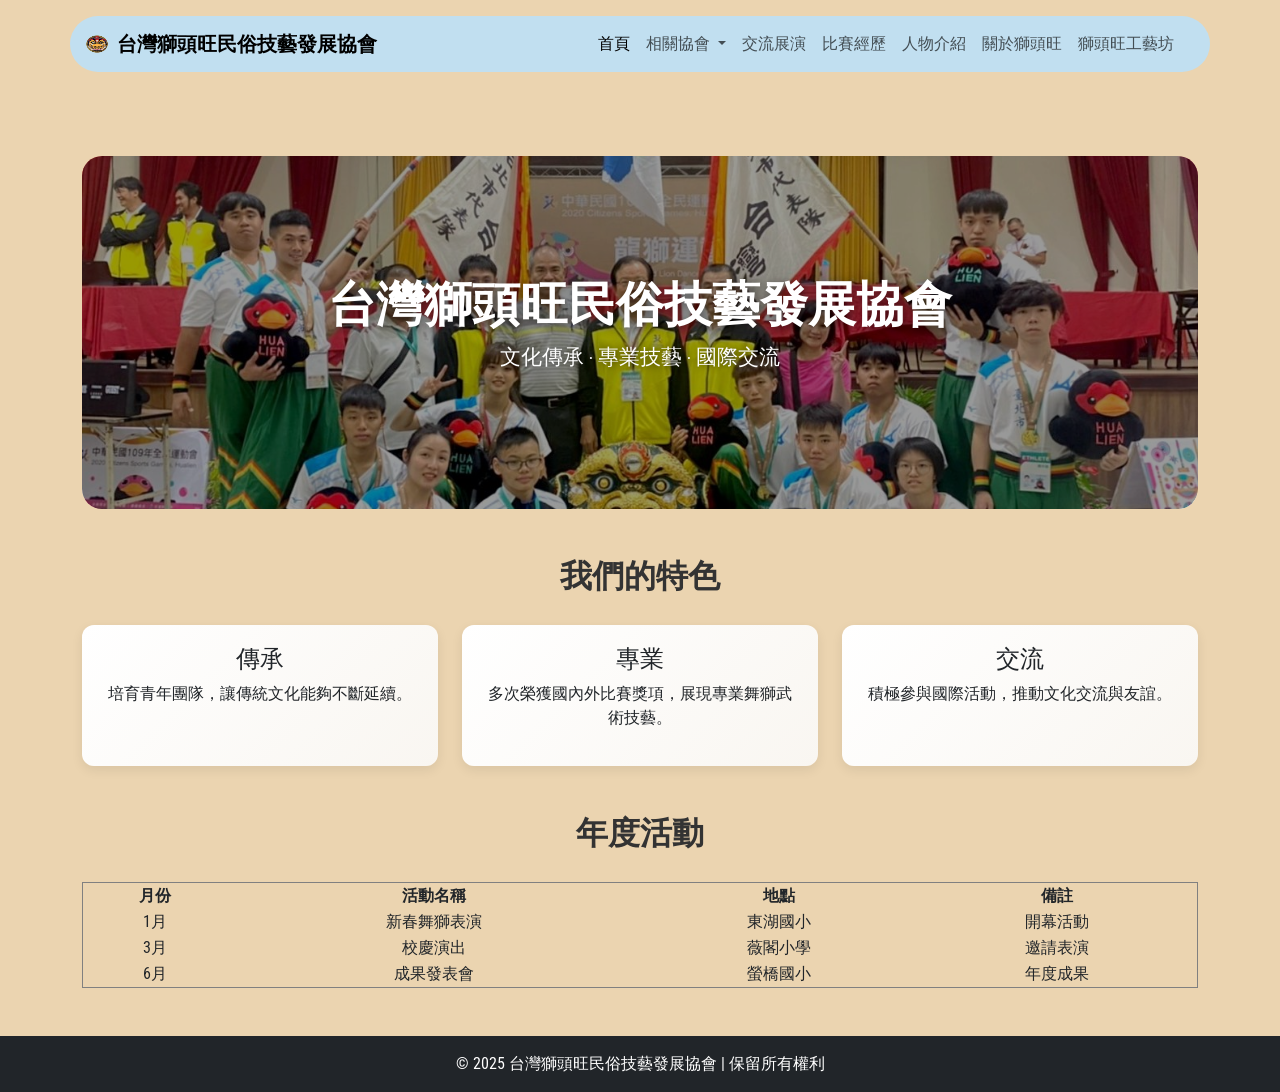
<file: index.html>
<!DOCTYPE html>
<html lang="zh">
<head>
    <meta charset="UTF-8">
    <meta name="viewport" content="width=device-width, initial-scale=1.0">
    <title>獅頭旺</title>

    <!-- Bootstrap -->
    <link href="https://cdn.jsdelivr.net/npm/bootstrap@5.3.0-alpha1/dist/css/bootstrap.min.css" rel="stylesheet"
        integrity="sha384-GLhlTQ8iRABdZLl6O3oVMWSktQOp6b7In1Zl3/Jr59b6EGGoI1aFkw7cmDA6j6gD" crossorigin="anonymous">
    <script src="https://cdn.jsdelivr.net/npm/bootstrap@5.3.0-alpha1/dist/js/bootstrap.bundle.min.js"
        integrity="sha384-w76AqPfDkMBDXo30jS1Sgez6pr3x5MlQ1ZAGC+nuZB+EYdgRZgiwxhTBTkF7CXvN"
        crossorigin="anonymous"></script>

    <link rel="stylesheet" href="lion.css">
    <link href="https://fonts.googleapis.com/css2?family=Roboto+Condensed:wght@400;700&display=swap" rel="stylesheet">

</head>
<body style="background-color: #ebd4b0; padding-top: 0px;">
<nav class="navbar navbar-light fixed-top navbar-expand-lg rounded-pill container mt-3" style="background-color: #C1DFF0;">
    <div class="container-fluid">
        <a class="navbar-brand fw-bold" href="index.html">
            <img src="wang0.png" alt="" width="30" height="24" class="d-inline-block align-text-top">
            台灣獅頭旺民俗技藝發展協會
        </a>

        <button class="navbar-toggler" type="button" data-bs-toggle="offcanvas" data-bs-target="#offcanvasNavbar" aria-controls="offcanvasNavbar">
            <span class="navbar-toggler-icon"></span>
        </button>

        <div class="offcanvas offcanvas-end" tabindex="-1" id="offcanvasNavbar" aria-labelledby="offcanvasNavbarLabel">
            <div class="offcanvas-header">
                <h5 class="offcanvas-title" id="offcanvasNavbarLabel">台灣獅頭旺民俗技藝發展協會</h5>
                <button type="button" class="btn-close text-reset" data-bs-dismiss="offcanvas" aria-label="Close"></button>
            </div>

            <div class="offcanvas-body">
                <ul class="navbar-nav justify-content-end flex-grow-1 pe-3">
                <li class="nav-item">
                    <a class="nav-link active" aria-current="page" href="index.html">首頁</a>
                </li>
                <li class="nav-item dropdown">
                    <a class="nav-link dropdown-toggle" href="#" id="offcanvasNavbarDropdown" role="button" data-bs-toggle="dropdown" aria-expanded="false">
                    相關協會
                    </a>
                    <ul class="dropdown-menu" aria-labelledby="offcanvasNavbarDropdown">
                        <li><a class="dropdown-item" href="https://grouptw.moi.gov.tw/SearchGroup?size=10&page=1&IsQuery=true&tab=little&Q_Name=%E4%B8%AD%E8%8F%AF%E5%8F%B0%E5%8C%97%E4%BA%94%E7%A5%96%E6%8B%B3%E5%8D%94%E6%9C%83&Q_Type=%E7%A4%BE%E6%9C%83%E5%9C%98%E9%AB%94" target="_blank">中華台北五祖拳協會</a></li>
                        <li><a class="dropdown-item" href="https://grouptw.moi.gov.tw/SearchGroup?size=10&page=1&IsQuery=true&tab=little&Q_Name=%E4%B8%AD%E8%8F%AF%E9%9D%92%E5%B9%B4%E6%8A%80%E8%97%9D%E4%BF%83%E9%80%B2%E6%9C%83&Q_Type=%E7%A4%BE%E6%9C%83%E5%9C%98%E9%AB%94" target="_blank">中華青年技藝促進會</a></li>
                        <li><a class="dropdown-item" href="https://map.dosw.gov.taipei/taipeiWelfare_map/all_new/corporation_map.aspx#">台北市客家獅技藝協會</a></li>
                        <li><a class="dropdown-item" href="https://btsp.tw/" target="_blank">台北市北投區體育會國術委員會</a></li>
                        <li><a class="dropdown-item" href="https://btsp.tw/" target="_blank">台北市北投區體育會龍獅武術運動委員會</a></li>
                        <li><a class="dropdown-item" href="https://eculture.gov.taipei/groups/zh-tw/groupdata/186" target="_blank">獅頭旺劇團</a></li>
                    <!-- <li><hr class="dropdown-divider"></li> -->
                    </ul>
                </li>
                <li class="nav-item">
                    <a class="nav-link" href="event.html">交流展演</a>
                </li>
                <li class="nav-item">
                    <a class="nav-link" href="contest.html">比賽經歷</a>
                </li>
                <li class="nav-item">
                    <a class="nav-link" href="people.html">人物介紹</a>
                </li>
                <li class="nav-item">
                    <a class="nav-link" href="about.html">關於獅頭旺</a>
                </li>
                <li class="nav-item">
                    <a class="nav-link" href="shop.html">獅頭旺工藝坊</a>
                </li>
                </ul>
                <!-- <form class="d-flex">
                <input class="form-control me-2" type="search" placeholder="Search" aria-label="Search">
                <button class="btn btn-outline-success" type="submit">Search</button>
                </form> -->
            </div>

        </div>

    </div>
</nav>

<!-- Hero 區 -->
<div class="container my-5 pt-5">
    <div class="hero">
        <h1>台灣獅頭旺民俗技藝發展協會</h1>
        <p>文化傳承 ‧ 專業技藝 ‧ 國際交流</p>
        <!-- <a href="#about" class="btn btn-warning mt-3">了解更多</a> -->
    </div>
</div>

<!-- 三大特色 -->
<div class="container my-5">
    <h2 class="section-title text-center">我們的特色</h2>
    <div class="row g-4">
        <div class="col-md-4">
            <div class="feature-card h-100 text-center">
                <h4>傳承</h4>
                <p>培育青年團隊，讓傳統文化能夠不斷延續。</p>
            </div>
        </div>
        <div class="col-md-4">
            <div class="feature-card h-100 text-center">
                <h4>專業</h4>
                <p>多次榮獲國內外比賽獎項，展現專業舞獅武術技藝。</p>
            </div>
        </div>
        <div class="col-md-4">
            <div class="feature-card h-100 text-center">
                <h4>交流</h4>
                <p>積極參與國際活動，推動文化交流與友誼。</p>
            </div>
        </div>
    </div>
</div>

<!-- 最新活動 -->
<div class="container my-5">
    <h2 class="section-title text-center">年度活動</h2>
    <!-- <div class="row g-4">
        <div class="col-md-4">
            <div class="card h-100 shadow-sm">
                <img src="10m.jpg" class="card-img-top" alt="活動1">
                <div class="card-body">
                    <h5 class="card-title">新北投</h5>
                    <p class="card-text">獅頭彩繪，獅頭彩繪，獅頭彩繪，獅頭彩繪。</p>
                </div>
            </div>
        </div>
        <div class="col-md-4">
            <div class="card h-100 shadow-sm">
                <img src="event2.jpg" class="card-img-top" alt="活動2">
                <div class="card-body">
                    <h5 class="card-title">馬來西亞</h5>
                    <p class="card-text">打武術，打武術，打武術，打武術。</p>
                </div>
            </div>
        </div>
        <div class="col-md-4">
            <div class="card h-100 shadow-sm">
                <img src="event3.jpg" class="card-img-top" alt="活動3">
                <div class="card-body">
                    <h5 class="card-title">測試測試</h5>
                    <p class="card-text">測試測試。</p>
                </div>
            </div>
        </div>
    </div> -->
    <table border="1" style="width:100%; border-collapse: collapse; text-align:center;">
    <tr>
        <th>月份</th>
        <th>活動名稱</th>
        <th>地點</th>
        <th>備註</th>
    </tr>
    <tr>
        <td>1月</td>
        <td>新春舞獅表演</td>
        <td>東湖國小</td>
        <td>開幕活動</td>
    </tr>
    <tr>
        <td>3月</td>
        <td>校慶演出</td>
        <td>薇閣小學</td>
        <td>邀請表演</td>
    </tr>
    <tr>
        <td>6月</td>
        <td>成果發表會</td>
        <td>螢橋國小</td>
        <td>年度成果</td>
    </tr>
</table>
</div>

    <!-- <div class="album py-5 bg-light">
        <div class="container">

            <div class="row row-cols-1 row-cols-sm-2 row-cols-md-3 g-3">
                <div class="col">
                    <div class="card shadow-sm h-100">
                        <svg class="bd-placeholder-img card-img-top" width="100%" height="225" xmlns="http://www.w3.org/2000/svg" role="img" aria-label="Placeholder: Thumbnail" preserveAspectRatio="xMidYMid slice" focusable="false">
                            <title>敬請期待</title>
                            <rect width="100%" height="100%" fill="#55595c"/>
                            <text x="50%" y="50%" fill="#eceeef" dy=".3em">敬請期待</text>
                        </svg>

                        <div class="card-body">
                            <p class="card-text">測試中</p>
                            <div class="d-flex justify-content-between align-items-center">
                                <div class="btn-group">
                                    <a href="https://www.facebook.com/taiwanlionassociation" target="_blank" class="btn btn-primary">fb</a>
                                    <a href="https://www.instagram.com/hungwending66?utm_source=ig_web_button_share_sheet&igsh=NXcxdjkwZXE1Zjk=" target="_blank" class="btn btn-danger">ig</a>
                                </div>
                                <small class="text-muted">測試</small>
                            </div>
                        </div>
                    </div>
                </div>
                <div class="col">
                    <div class="card shadow-sm  h-100">
                        <img src="10m.jpg" class="card-img-top" alt="Thumbnail">

                        <div class="card-body">
                            <p class="card-text">
                                相揪來弄獅啦!!<br>
                                10月4日 (星期六)<br>
                                10月5日 (星期日)<br>
                                10月11日 (星期六)<br>
                                10月12日 (星期日)<br>
                                下午14:00與15:30在新北投車站都有演出喔!<br>
                                欣賞演出以外還可以體驗小舞獅,車站內也有獅頭面具彩繪!<br>
                                歡迎大小朋友一起來找我們玩喔😄<br>
                                不用報名,免費參與,獅頭面具數量有限，請大家把握機會!!
                            </p>
                            <div class="d-flex justify-content-between align-items-center">
                                <div class="btn-group">
                                    <a href="https://www.facebook.com/share/p/173erejMoq/" target="_blank" class="btn btn-primary">fb</a>
                                    <a href="https://www.instagram.com/hungwending66?utm_source=ig_web_button_share_sheet&igsh=NXcxdjkwZXE1Zjk=" target="_blank" class="btn btn-danger">ig</a>
                                </div>
                                <small class="text-muted">2025/09/27 發布</small>
                            </div>
                        </div>
                    </div>
                </div>
                <div class="col">
                    <div class="card shadow-sm h-100">
                        <svg class="bd-placeholder-img card-img-top" width="100%" height="225" xmlns="http://www.w3.org/2000/svg" role="img" aria-label="Placeholder: Thumbnail" preserveAspectRatio="xMidYMid slice" focusable="false">
                            <title>敬請期待</title>
                            <rect width="100%" height="100%" fill="#55595c"/>
                            <text x="50%" y="50%" fill="#eceeef" dy=".3em">敬請期待</text>
                        </svg>

                        <div class="card-body">
                            <p class="card-text">測試中</p>
                            <div class="d-flex justify-content-between align-items-center">
                                <div class="btn-group">
                                    <a href="https://www.facebook.com/taiwanlionassociation" target="_blank" class="btn btn-primary">fb</a>
                                    <a href="https://www.instagram.com/hungwending66?utm_source=ig_web_button_share_sheet&igsh=NXcxdjkwZXE1Zjk=" target="_blank" class="btn btn-danger">ig</a>
                                </div>
                                <small class="text-muted">測試</small>
                            </div>
                        </div>
                    </div>
                </div>

                <div class="col">
                    <div class="card shadow-sm">
                        <svg class="bd-placeholder-img card-img-top" width="100%" height="225" xmlns="http://www.w3.org/2000/svg" role="img" aria-label="Placeholder: Thumbnail" preserveAspectRatio="xMidYMid slice" focusable="false"><title>Placeholder</title><rect width="100%" height="100%" fill="#55595c"/><text x="50%" y="50%" fill="#eceeef" dy=".3em">Thumbnail</text></svg>

                        <div class="card-body">
                            <p class="card-text">This is a wider card with supporting text below as a natural lead-in to additional content. This content is a little bit longer.</p>
                            <div class="d-flex justify-content-between align-items-center">
                                <div class="btn-group">
                                    <button type="button" class="btn btn-sm btn-outline-secondary">View</button>
                                    <button type="button" class="btn btn-sm btn-outline-secondary">Edit</button>
                                </div>
                                <small class="text-muted">9 mins</small>
                            </div>
                        </div>
                    </div>
                </div>
                <div class="col">
          <div class="card shadow-sm">
            <svg class="bd-placeholder-img card-img-top" width="100%" height="225" xmlns="http://www.w3.org/2000/svg" role="img" aria-label="Placeholder: Thumbnail" preserveAspectRatio="xMidYMid slice" focusable="false"><title>Placeholder</title><rect width="100%" height="100%" fill="#55595c"/><text x="50%" y="50%" fill="#eceeef" dy=".3em">Thumbnail</text></svg>

            <div class="card-body">
              <p class="card-text">This is a wider card with supporting text below as a natural lead-in to additional content. This content is a little bit longer.</p>
              <div class="d-flex justify-content-between align-items-center">
                <div class="btn-group">
                  <button type="button" class="btn btn-sm btn-outline-secondary">View</button>
                  <button type="button" class="btn btn-sm btn-outline-secondary">Edit</button>
                </div>
                <small class="text-muted">9 mins</small>
              </div>
            </div>
          </div>
                </div>
                <div class="col">
          <div class="card shadow-sm">
            <svg class="bd-placeholder-img card-img-top" width="100%" height="225" xmlns="http://www.w3.org/2000/svg" role="img" aria-label="Placeholder: Thumbnail" preserveAspectRatio="xMidYMid slice" focusable="false"><title>Placeholder</title><rect width="100%" height="100%" fill="#55595c"/><text x="50%" y="50%" fill="#eceeef" dy=".3em">Thumbnail</text></svg>

            <div class="card-body">
              <p class="card-text">This is a wider card with supporting text below as a natural lead-in to additional content. This content is a little bit longer.</p>
              <div class="d-flex justify-content-between align-items-center">
                <div class="btn-group">
                  <button type="button" class="btn btn-sm btn-outline-secondary">View</button>
                  <button type="button" class="btn btn-sm btn-outline-secondary">Edit</button>
                </div>
                <small class="text-muted">9 mins</small>
              </div>
            </div>
          </div>
                </div>

                <div class="col">
          <div class="card shadow-sm">
            <svg class="bd-placeholder-img card-img-top" width="100%" height="225" xmlns="http://www.w3.org/2000/svg" role="img" aria-label="Placeholder: Thumbnail" preserveAspectRatio="xMidYMid slice" focusable="false"><title>Placeholder</title><rect width="100%" height="100%" fill="#55595c"/><text x="50%" y="50%" fill="#eceeef" dy=".3em">Thumbnail</text></svg>

            <div class="card-body">
              <p class="card-text">This is a wider card with supporting text below as a natural lead-in to additional content. This content is a little bit longer.</p>
              <div class="d-flex justify-content-between align-items-center">
                <div class="btn-group">
                  <button type="button" class="btn btn-sm btn-outline-secondary">View</button>
                  <button type="button" class="btn btn-sm btn-outline-secondary">Edit</button>
                </div>
                <small class="text-muted">9 mins</small>
              </div>
            </div>
          </div>
                </div>
                <div class="col">
          <div class="card shadow-sm">
            <svg class="bd-placeholder-img card-img-top" width="100%" height="225" xmlns="http://www.w3.org/2000/svg" role="img" aria-label="Placeholder: Thumbnail" preserveAspectRatio="xMidYMid slice" focusable="false"><title>Placeholder</title><rect width="100%" height="100%" fill="#55595c"/><text x="50%" y="50%" fill="#eceeef" dy=".3em">Thumbnail</text></svg>

            <div class="card-body">
              <p class="card-text">This is a wider card with supporting text below as a natural lead-in to additional content. This content is a little bit longer.</p>
              <div class="d-flex justify-content-between align-items-center">
                <div class="btn-group">
                  <button type="button" class="btn btn-sm btn-outline-secondary">View</button>
                  <button type="button" class="btn btn-sm btn-outline-secondary">Edit</button>
                </div>
                <small class="text-muted">9 mins</small>
              </div>
            </div>
          </div>
                </div>
                <div class="col">
          <div class="card shadow-sm">
            <svg class="bd-placeholder-img card-img-top" width="100%" height="225" xmlns="http://www.w3.org/2000/svg" role="img" aria-label="Placeholder: Thumbnail" preserveAspectRatio="xMidYMid slice" focusable="false"><title>Placeholder</title><rect width="100%" height="100%" fill="#55595c"/><text x="50%" y="50%" fill="#eceeef" dy=".3em">Thumbnail</text></svg>

            <div class="card-body">
              <p class="card-text">This is a wider card with supporting text below as a natural lead-in to additional content. This content is a little bit longer.</p>
              <div class="d-flex justify-content-between align-items-center">
                <div class="btn-group">
                  <button type="button" class="btn btn-sm btn-outline-secondary">View</button>
                  <button type="button" class="btn btn-sm btn-outline-secondary">Edit</button>
                </div>
                <small class="text-muted">9 mins</small>
              </div>
            </div>
          </div>
                </div>
            </div>
        </div>
    </div> -->

<!-- Footer -->
    <footer class="bg-dark text-white text-center py-3">
        <p class="mb-0">© 2025 台灣獅頭旺民俗技藝發展協會 | 保留所有權利</p>
    </footer>

</body>
</html>
</file>
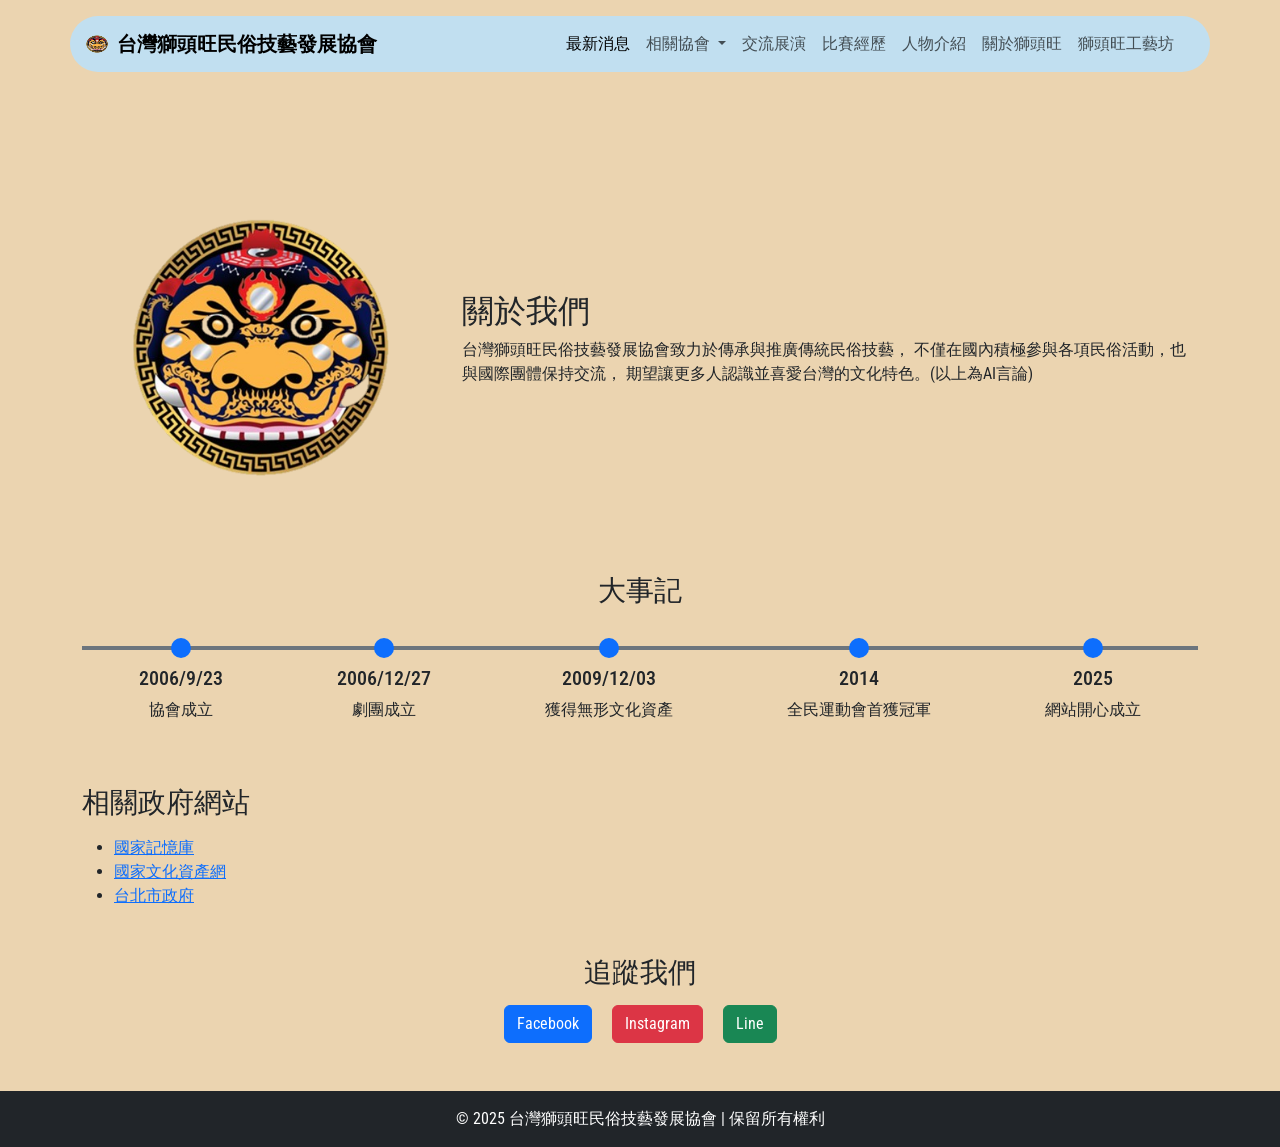
<file: about.html>
<!DOCTYPE html>
<html lang="zh">
<head>
    <meta charset="UTF-8">
    <meta name="viewport" content="width=device-width, initial-scale=1.0">
    <title>關於獅頭旺</title>

    <!-- Bootstrap -->
    <link href="https://cdn.jsdelivr.net/npm/bootstrap@5.3.0-alpha1/dist/css/bootstrap.min.css" rel="stylesheet"
        integrity="sha384-GLhlTQ8iRABdZLl6O3oVMWSktQOp6b7In1Zl3/Jr59b6EGGoI1aFkw7cmDA6j6gD" crossorigin="anonymous">
    <script src="https://cdn.jsdelivr.net/npm/bootstrap@5.3.0-alpha1/dist/js/bootstrap.bundle.min.js"
        integrity="sha384-w76AqPfDkMBDXo30jS1Sgez6pr3x5MlQ1ZAGC+nuZB+EYdgRZgiwxhTBTkF7CXvN"
        crossorigin="anonymous"></script>

    <link rel="stylesheet" href="lion.css">
    <link href="https://fonts.googleapis.com/css2?family=Roboto+Condensed:wght@400;700&display=swap" rel="stylesheet">

</head>
<body style="background-color: #ebd4b0">
<nav class="navbar navbar-light fixed-top navbar-expand-lg rounded-pill container mt-3" style="background-color: #C1DFF0;">
    <div class="container-fluid">
        <a class="navbar-brand  fw-bold" href="index.html">
            <img src="wang0.png" alt="" width="30" height="24" class="d-inline-block align-text-top">
            台灣獅頭旺民俗技藝發展協會
        </a>

        <button class="navbar-toggler" type="button" data-bs-toggle="offcanvas" data-bs-target="#offcanvasNavbar" aria-controls="offcanvasNavbar">
            <span class="navbar-toggler-icon"></span>
        </button>

        <div class="offcanvas offcanvas-end" tabindex="-1" id="offcanvasNavbar" aria-labelledby="offcanvasNavbarLabel">
            <div class="offcanvas-header">
                <h5 class="offcanvas-title" id="offcanvasNavbarLabel">台灣獅頭旺民俗技藝發展協會</h5>
                <button type="button" class="btn-close text-reset" data-bs-dismiss="offcanvas" aria-label="Close"></button>
            </div>

            <div class="offcanvas-body">
                <ul class="navbar-nav justify-content-end flex-grow-1 pe-3">
                <li class="nav-item">
                    <a class="nav-link active" aria-current="page" href="index.html">最新消息</a>
                </li>
                <li class="nav-item dropdown">
                    <a class="nav-link dropdown-toggle" href="#" id="offcanvasNavbarDropdown" role="button" data-bs-toggle="dropdown" aria-expanded="false">
                    相關協會
                    </a>
                    <ul class="dropdown-menu" aria-labelledby="offcanvasNavbarDropdown">
                        <li><a class="dropdown-item" href="https://grouptw.moi.gov.tw/SearchGroup?size=10&page=1&IsQuery=true&tab=little&Q_Name=%E4%B8%AD%E8%8F%AF%E5%8F%B0%E5%8C%97%E4%BA%94%E7%A5%96%E6%8B%B3%E5%8D%94%E6%9C%83&Q_Type=%E7%A4%BE%E6%9C%83%E5%9C%98%E9%AB%94" target="_blank">中華台北五祖拳協會</a></li>
                        <li><a class="dropdown-item" href="https://grouptw.moi.gov.tw/SearchGroup?size=10&page=1&IsQuery=true&tab=little&Q_Name=%E4%B8%AD%E8%8F%AF%E9%9D%92%E5%B9%B4%E6%8A%80%E8%97%9D%E4%BF%83%E9%80%B2%E6%9C%83&Q_Type=%E7%A4%BE%E6%9C%83%E5%9C%98%E9%AB%94" target="_blank">中華青年技藝促進會</a></li>
                        <li><a class="dropdown-item" href="https://map.dosw.gov.taipei/taipeiWelfare_map/all_new/corporation_map.aspx#">台北市客家獅技藝協會</a></li>
                        <li><a class="dropdown-item" href="https://btsp.tw/" target="_blank">台北市北投區體育會國術委員會</a></li>
                        <li><a class="dropdown-item" href="https://btsp.tw/" target="_blank">台北市北投區體育會龍獅武術運動委員會</a></li>
                        <li><a class="dropdown-item" href="https://eculture.gov.taipei/groups/zh-tw/groupdata/186" target="_blank">獅頭旺劇團</a></li>
                    <!-- <li><hr class="dropdown-divider"></li> -->
                    </ul>
                </li>
                <li class="nav-item">
                    <a class="nav-link" href="event.html">交流展演</a>
                </li>
                <li class="nav-item">
                    <a class="nav-link" href="contest.html">比賽經歷</a>
                </li>
                <li class="nav-item">
                    <a class="nav-link" href="people.html">人物介紹</a>
                </li>
                <li class="nav-item">
                    <a class="nav-link" href="about.html">關於獅頭旺</a>
                </li>
                <li class="nav-item">
                    <a class="nav-link" href="shop.html">獅頭旺工藝坊</a>
                </li>
                </ul>
                <!-- <form class="d-flex">
                <input class="form-control me-2" type="search" placeholder="Search" aria-label="Search">
                <button class="btn btn-outline-success" type="submit">Search</button>
                </form> -->
            </div>

        </div>

    </div>
</nav>

<!-- Hero 區塊 -->
    <div class="container my-5">
        <div class="row align-items-center">
            <div class="col-md-4">
                <img src="wang0.png" class="img-fluid rounded" alt="協會照片">
            </div>
            <div class="col-md-8">
                <h2>關於我們</h2>
                <p>
                    台灣獅頭旺民俗技藝發展協會致力於傳承與推廣傳統民俗技藝，
                    不僅在國內積極參與各項民俗活動，也與國際團體保持交流，
                    期望讓更多人認識並喜愛台灣的文化特色。(以上為AI言論)
                </p>
            </div>
        </div>
    </div>

    <!-- 時間軸 -->
    <div class="container my-5">
        <h3 class="text-center mb-4" style="padding-bottom: 15px;">大事記</h3>

        <!-- 時間軸容器-->
        <div class="d-flex flex-column flex-md-row justify-content-between position-relative">
            <!-- 桌機橫線 -->
            <div class="position-absolute top-0 start-0 end-0 d-none d-md-block" style="height:4px; background-color:#6c757d; z-index:1;"></div>
            <!-- 手機直線 -->
            <div class="position-absolute start-0 top-0 d-block d-md-none" style="width:4px; height:100%; background-color:#6c757d; z-index:1;margin-left: 7px;"></div>

            <!-- 節點1 -->
            <div class="d-flex flex-row flex-md-column align-items-center position-relative mb-4 mb-md-0 flex-fill">
                <div class="bg-primary rounded-circle" style="width:20px; height:20px; z-index:2; position:relative;top:-8px"></div>
                <div class="ms-3 ms-md-0 text-start text-md-center">
                    <h5>2006/9/23</h5>
                    <p>協會成立</p>
                </div>
            </div>

            <!-- 節點2 -->
            <div class="d-flex flex-row flex-md-column align-items-center position-relative mb-4 mb-md-0 flex-fill">
                <div class="bg-primary rounded-circle" style="width:20px; height:20px; z-index:2; position:relative;;top:-8px"></div>
                <div class="ms-3 ms-md-0 text-start text-md-center">
                    <h5>2006/12/27</h5>
                    <p>劇團成立</p>
                </div>
            </div>

            <!-- 節點3 -->
            <div class="d-flex flex-row flex-md-column align-items-center position-relative mb-4 mb-md-0 flex-fill">
                <div class="bg-primary rounded-circle" style="width:20px; height:20px; z-index:2; position:relative;;top:-8px"></div>
                <div class="ms-3 ms-md-0 text-start text-md-center">
                    <h5>2009/12/03</h5>
                    <p>獲得無形文化資產</p>
                </div>
            </div>

            <!-- 節點4 -->
            <div class="d-flex flex-row flex-md-column align-items-center position-relative mb-4 mb-md-0 flex-fill">
                <div class="bg-primary rounded-circle" style="width:20px; height:20px; z-index:2; position:relative;;top:-8px"></div>
                <div class="ms-3 ms-md-0 text-start text-md-center">
                    <h5>2014</h5>
                    <p>全民運動會首獲冠軍</p>
                </div>
            </div>

            <!-- 節點5 -->
            <div class="d-flex flex-row flex-md-column align-items-center position-relative mb-4 mb-md-0 flex-fill">
                <div class="bg-primary rounded-circle" style="width:20px; height:20px; z-index:2; position:relative;;top:-8px"></div>
                <div class="ms-3 ms-md-0 text-start text-md-center">
                    <h5>2025</h5>
                    <p>網站開心成立</p>
                </div>
            </div>
        </div>

    </div>

    <!-- 相關政府網站 -->
    <div class="container my-5">
        <h3 class="mb-3">相關政府網站</h3>
        <ul>
            <li><a href="https://tcmb.culture.tw/zh-tw/datasearch?keyword=%E7%8D%85%E9%A0%AD%E6%97%BA&limit=24&offset=0&sort=relevance&order=desc&isFuzzyMode=false&query=%7B%7D" target="_blank">國家記憶庫</a></li>
            <li><a href="https://nchdb.boch.gov.tw/assets/advanceSearch/traditionalCraft/20091203000001?preserverId=4600" target="_blank">國家文化資產網</a></li>
            <li><a href="https://www.taipei.gov.tw/" target="_blank">台北市政府</a></li>
        </ul>
    </div>

    <!-- 社群連結 -->
    <div class="container my-5 text-center">
        <h3 class="mb-3">追蹤我們</h3>
        <a href="https://www.facebook.com/taiwanlionassociation?locale=zh_TW" class="btn btn-primary mx-2" target="_blank">Facebook</a>
        <a href="https://www.instagram.com/hungwending66?utm_source=ig_web_button_share_sheet&igsh=NXcxdjkwZXE1Zjk=" class="btn btn-danger mx-2" target="_blank">Instagram</a>
        <a href="https://line.me/R/ti/p/@945ewybf" class="btn btn-success mx-2" target="_blank">Line</a>
    </div>

<!-- Footer -->
    <footer class="bg-dark text-white text-center py-3">
        <p class="mb-0">© 2025 台灣獅頭旺民俗技藝發展協會 | 保留所有權利</p>
    </footer>

</body>
</html>
</file>
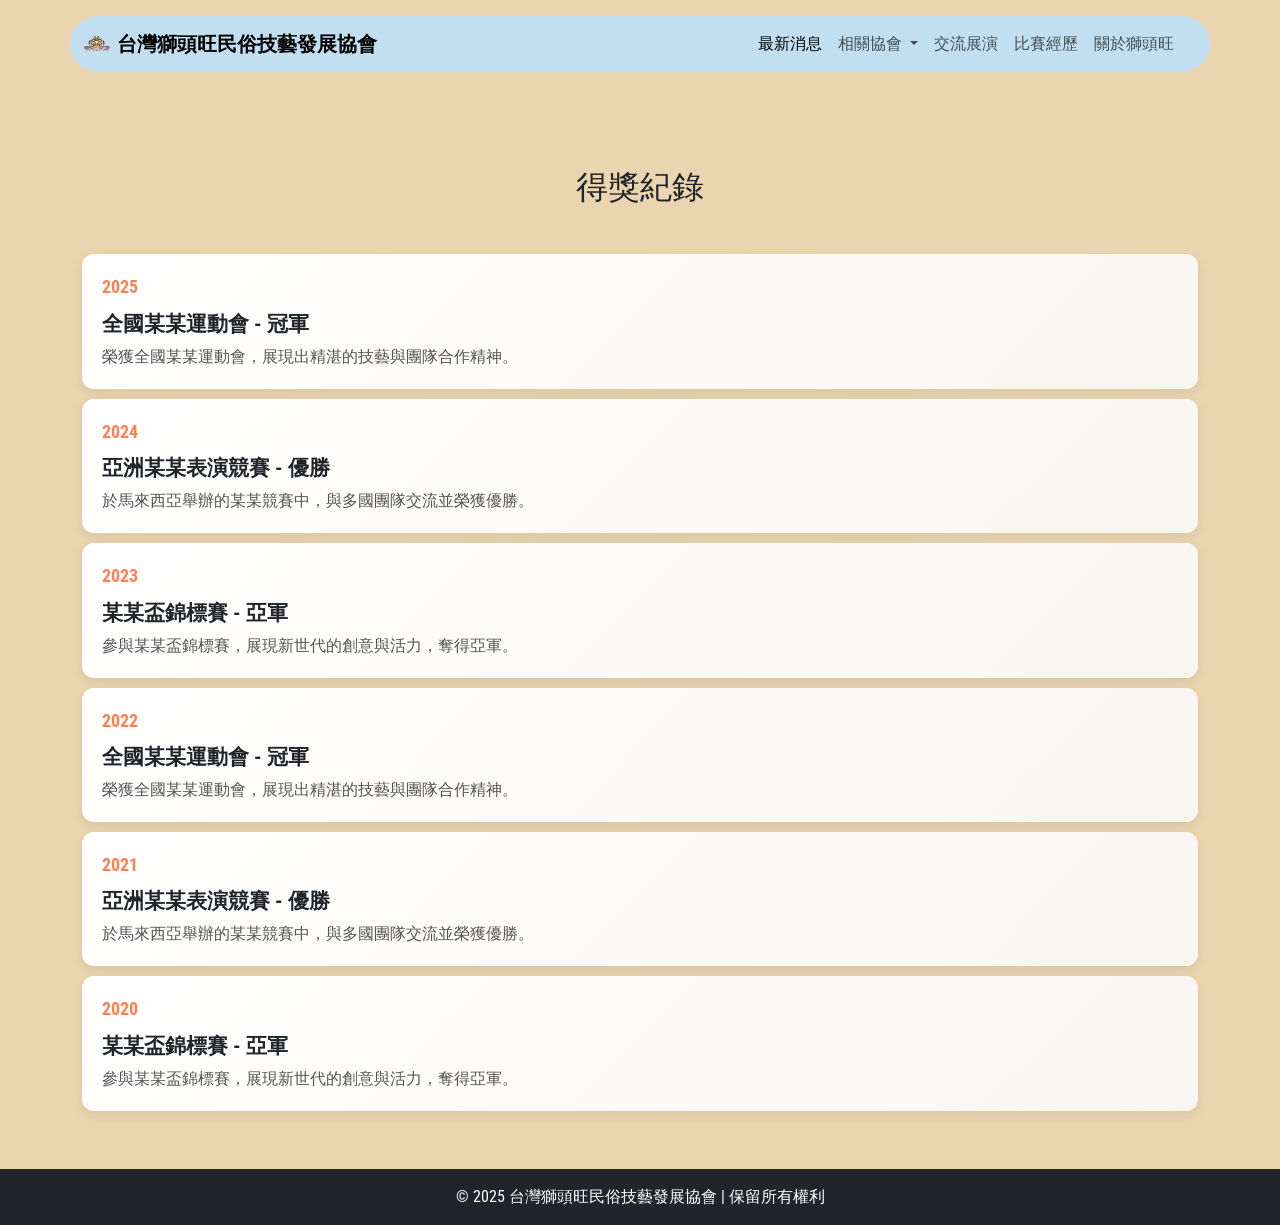
<file: contest.html>
<!DOCTYPE html>
<html lang="zh">
<head>
    <meta charset="UTF-8">
    <meta name="viewport" content="width=device-width, initial-scale=1.0">
    <title>比賽經歷</title>

    <!-- Bootstrap -->
    <link href="https://cdn.jsdelivr.net/npm/bootstrap@5.3.0-alpha1/dist/css/bootstrap.min.css" rel="stylesheet"
        integrity="sha384-GLhlTQ8iRABdZLl6O3oVMWSktQOp6b7In1Zl3/Jr59b6EGGoI1aFkw7cmDA6j6gD" crossorigin="anonymous">
    <script src="https://cdn.jsdelivr.net/npm/bootstrap@5.3.0-alpha1/dist/js/bootstrap.bundle.min.js"
        integrity="sha384-w76AqPfDkMBDXo30jS1Sgez6pr3x5MlQ1ZAGC+nuZB+EYdgRZgiwxhTBTkF7CXvN"
        crossorigin="anonymous"></script>

    <link rel="stylesheet" href="lion.css">
    <link href="https://fonts.googleapis.com/css2?family=Roboto+Condensed:wght@400;700&display=swap" rel="stylesheet">
<style>
    body { background-color: #fdfcf8; }
    .award-card {
        border: none;
        border-radius: 12px;
        padding: 20px;
        background: linear-gradient(135deg, #fff, #f9f6f1);
        box-shadow: 0 4px 12px rgba(0,0,0,0.08);
        transition: transform 0.2s ease, box-shadow 0.2s ease;
    }
    .award-card:hover {
        transform: translateY(-5px);
        box-shadow: 0 8px 20px rgba(0,0,0,0.15);
    }
    .award-year {
        font-size: 1.1rem;
        font-weight: 700;
        color: #ff7f50;
        margin-bottom: 0.5rem;
    }
    .award-title {
        font-size: 1.3rem;
        font-weight: 700;
        margin-bottom: 0.3rem;
    }
    .award-desc {
        font-size: 1rem;
        color: #555;
    }
</style>
</head>
<body style="background-color: #ebd4b0">
<nav class="navbar navbar-light fixed-top navbar-expand-lg rounded-pill container mt-3" style="background-color: #C1DFF0;">
    <div class="container-fluid">
        <a class="navbar-brand  fw-bold" href="index.html">
            <img src="lion.png" alt="" width="30" height="24" class="d-inline-block align-text-top">
            台灣獅頭旺民俗技藝發展協會
        </a>

        <button class="navbar-toggler" type="button" data-bs-toggle="offcanvas" data-bs-target="#offcanvasNavbar" aria-controls="offcanvasNavbar">
            <span class="navbar-toggler-icon"></span>
        </button>

        <div class="offcanvas offcanvas-end" tabindex="-1" id="offcanvasNavbar" aria-labelledby="offcanvasNavbarLabel">
            <div class="offcanvas-header">
                <h5 class="offcanvas-title" id="offcanvasNavbarLabel">台灣獅頭旺民俗技藝發展協會</h5>
                <button type="button" class="btn-close text-reset" data-bs-dismiss="offcanvas" aria-label="Close"></button>
            </div>

            <div class="offcanvas-body">
                <ul class="navbar-nav justify-content-end flex-grow-1 pe-3">
                <li class="nav-item">
                    <a class="nav-link active" aria-current="page" href="index.html">最新消息</a>
                </li>
                <li class="nav-item dropdown">
                    <a class="nav-link dropdown-toggle" href="#" id="offcanvasNavbarDropdown" role="button" data-bs-toggle="dropdown" aria-expanded="false">
                    相關協會
                    </a>
                    <ul class="dropdown-menu" aria-labelledby="offcanvasNavbarDropdown">
                        <li><a class="dropdown-item" href="https://grouptw.moi.gov.tw/SearchGroup?size=10&page=1&IsQuery=true&tab=little&Q_Name=%E4%B8%AD%E8%8F%AF%E5%8F%B0%E5%8C%97%E4%BA%94%E7%A5%96%E6%8B%B3%E5%8D%94%E6%9C%83&Q_Type=%E7%A4%BE%E6%9C%83%E5%9C%98%E9%AB%94" target="_blank">中華台北五祖拳協會</a></li>
                        <li><a class="dropdown-item" href="https://grouptw.moi.gov.tw/SearchGroup?size=10&page=1&IsQuery=true&tab=little&Q_Name=%E4%B8%AD%E8%8F%AF%E9%9D%92%E5%B9%B4%E6%8A%80%E8%97%9D%E4%BF%83%E9%80%B2%E6%9C%83&Q_Type=%E7%A4%BE%E6%9C%83%E5%9C%98%E9%AB%94" target="_blank">中華青年技藝促進會</a></li>
                        <li><a class="dropdown-item" href="https://map.dosw.gov.taipei/taipeiWelfare_map/all_new/corporation_map.aspx#">台北市客家獅技藝協會</a></li>
                        <li><a class="dropdown-item" href="https://btsp.tw/" target="_blank">台北市北投區體育會國術委員會</a></li>
                        <li><a class="dropdown-item" href="https://btsp.tw/" target="_blank">台北市北投區體育會龍獅武術運動委員會</a></li>
                        <li><a class="dropdown-item" href="https://eculture.gov.taipei/groups/zh-tw/groupdata/186" target="_blank">獅頭旺劇團</a></li>
                    <!-- <li><hr class="dropdown-divider"></li> -->
                    </ul>
                </li>
                <li class="nav-item">
                    <a class="nav-link" href="event.html">交流展演</a>
                </li>
                <li class="nav-item">
                    <a class="nav-link" href="contest.html">比賽經歷</a>
                </li>
                <li class="nav-item">
                    <a class="nav-link" href="about.html">關於獅頭旺</a>
                </li>
                </ul>
                <!-- <form class="d-flex">
                <input class="form-control me-2" type="search" placeholder="Search" aria-label="Search">
                <button class="btn btn-outline-success" type="submit">Search</button>
                </form> -->
            </div>

        </div>

    </div>
</nav>

<div class="container my-5">
    <h2 class="text-center mb-5">得獎紀錄</h2>

        <!-- 獎項1 -->
        <div class="col" style="padding-bottom: 10px;">
            <div class="award-card h-100">
                <div class="award-year">2025</div>
                <div class="award-title">全國某某運動會 - 冠軍</div>
                <div class="award-desc">榮獲全國某某運動會，展現出精湛的技藝與團隊合作精神。</div>
            </div>
        </div>

        <!-- 獎項2 -->
        <div class="col" style="padding-bottom: 10px;">
            <div class="award-card h-100">
                <div class="award-year">2024</div>
                <div class="award-title">亞洲某某表演競賽 - 優勝</div>
                <div class="award-desc">於馬來西亞舉辦的某某競賽中，與多國團隊交流並榮獲優勝。</div>
            </div>
        </div>

        <!-- 獎項3 -->
        <div class="col" style="padding-bottom: 10px;">
            <div class="award-card h-100">
                <div class="award-year">2023</div>
                <div class="award-title">某某盃錦標賽 - 亞軍</div>
                <div class="award-desc">參與某某盃錦標賽，展現新世代的創意與活力，奪得亞軍。</div>
            </div>
        </div>

        <!-- 獎項4 -->
        <div class="col" style="padding-bottom: 10px;">
            <div class="award-card h-100">
                <div class="award-year">2022</div>
                <div class="award-title">全國某某運動會 - 冠軍</div>
                <div class="award-desc">榮獲全國某某運動會，展現出精湛的技藝與團隊合作精神。</div>
            </div>
        </div>

        <!-- 獎項5 -->
        <div class="col" style="padding-bottom: 10px;">
            <div class="award-card h-100">
                <div class="award-year">2021</div>
                <div class="award-title">亞洲某某表演競賽 - 優勝</div>
                <div class="award-desc">於馬來西亞舉辦的某某競賽中，與多國團隊交流並榮獲優勝。</div>
            </div>
        </div>

        <!-- 獎項6 -->
        <div class="col" style="padding-bottom: 10px;">
            <div class="award-card h-100">
                <div class="award-year">2020</div>
                <div class="award-title">某某盃錦標賽 - 亞軍</div>
                <div class="award-desc">參與某某盃錦標賽，展現新世代的創意與活力，奪得亞軍。</div>
            </div>
        </div>

</div>

    <footer class="bg-dark text-white text-center py-3">
        <p class="mb-0">© 2025 台灣獅頭旺民俗技藝發展協會 | 保留所有權利</p>
    </footer>

</body>
</html>
</file>
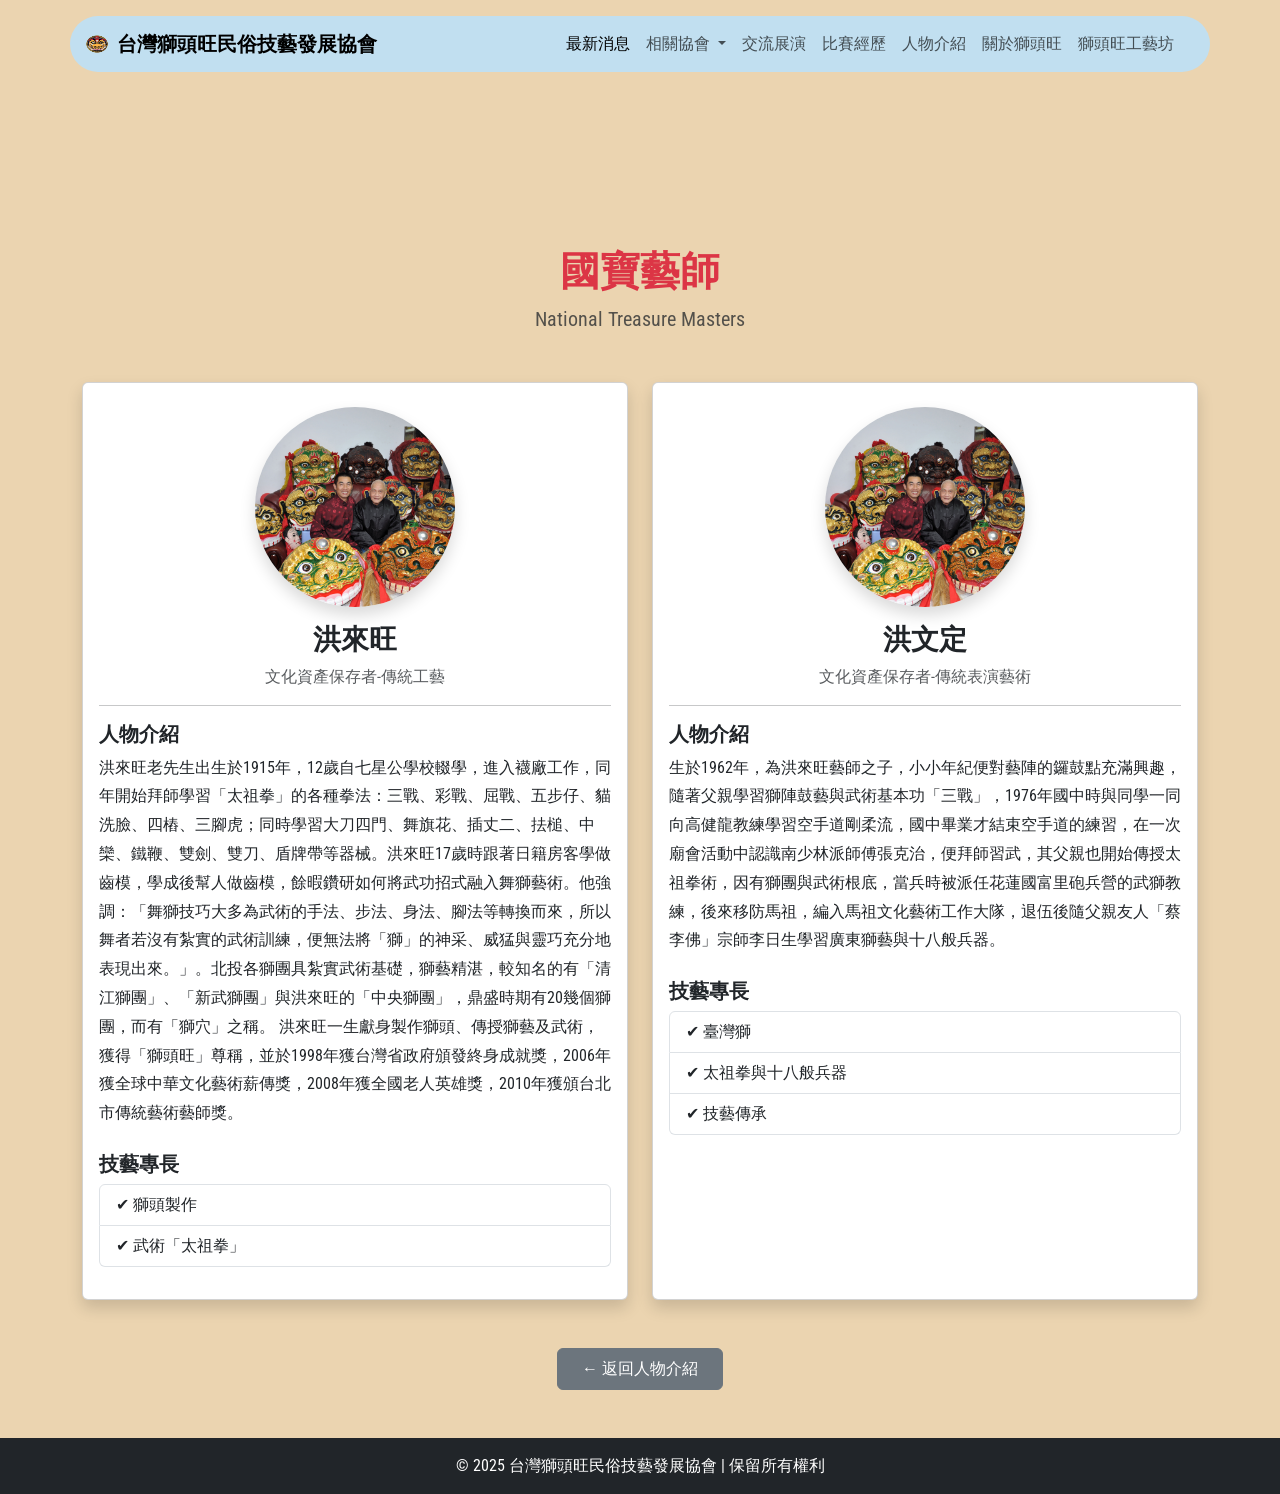
<file: master.html>
<!DOCTYPE html>
<html lang="zh">
<head>
    <meta charset="UTF-8">
    <meta name="viewport" content="width=device-width, initial-scale=1.0">
    <title>人物介紹</title>

    <!-- Bootstrap -->
    <link href="https://cdn.jsdelivr.net/npm/bootstrap@5.3.0-alpha1/dist/css/bootstrap.min.css" rel="stylesheet"
        integrity="sha384-GLhlTQ8iRABdZLl6O3oVMWSktQOp6b7In1Zl3/Jr59b6EGGoI1aFkw7cmDA6j6gD" crossorigin="anonymous">
    <script src="https://cdn.jsdelivr.net/npm/bootstrap@5.3.0-alpha1/dist/js/bootstrap.bundle.min.js"
        integrity="sha384-w76AqPfDkMBDXo30jS1Sgez6pr3x5MlQ1ZAGC+nuZB+EYdgRZgiwxhTBTkF7CXvN"
        crossorigin="anonymous"></script>

    <link rel="stylesheet" href="lion.css">
    <link href="https://fonts.googleapis.com/css2?family=Roboto+Condensed:wght@400;700&display=swap" rel="stylesheet">

</head>
<body style="background-color: #ebd4b0">
<nav class="navbar navbar-light fixed-top navbar-expand-lg rounded-pill container mt-3" style="background-color: #C1DFF0;">
    <div class="container-fluid">
        <a class="navbar-brand  fw-bold" href="index.html">
            <img src="wang0.png" alt="" width="30" height="24" class="d-inline-block align-text-top">
            台灣獅頭旺民俗技藝發展協會
        </a>

        <button class="navbar-toggler" type="button" data-bs-toggle="offcanvas" data-bs-target="#offcanvasNavbar" aria-controls="offcanvasNavbar">
            <span class="navbar-toggler-icon"></span>
        </button>

        <div class="offcanvas offcanvas-end" tabindex="-1" id="offcanvasNavbar" aria-labelledby="offcanvasNavbarLabel">
            <div class="offcanvas-header">
                <h5 class="offcanvas-title" id="offcanvasNavbarLabel">台灣獅頭旺民俗技藝發展協會</h5>
                <button type="button" class="btn-close text-reset" data-bs-dismiss="offcanvas" aria-label="Close"></button>
            </div>

            <div class="offcanvas-body">
                <ul class="navbar-nav justify-content-end flex-grow-1 pe-3">
                <li class="nav-item">
                    <a class="nav-link active" aria-current="page" href="index.html">最新消息</a>
                </li>
                <li class="nav-item dropdown">
                    <a class="nav-link dropdown-toggle" href="#" id="offcanvasNavbarDropdown" role="button" data-bs-toggle="dropdown" aria-expanded="false">
                    相關協會
                    </a>
                    <ul class="dropdown-menu" aria-labelledby="offcanvasNavbarDropdown">
                        <li><a class="dropdown-item" href="https://grouptw.moi.gov.tw/SearchGroup?size=10&page=1&IsQuery=true&tab=little&Q_Name=%E4%B8%AD%E8%8F%AF%E5%8F%B0%E5%8C%97%E4%BA%94%E7%A5%96%E6%8B%B3%E5%8D%94%E6%9C%83&Q_Type=%E7%A4%BE%E6%9C%83%E5%9C%98%E9%AB%94" target="_blank">中華台北五祖拳協會</a></li>
                        <li><a class="dropdown-item" href="https://grouptw.moi.gov.tw/SearchGroup?size=10&page=1&IsQuery=true&tab=little&Q_Name=%E4%B8%AD%E8%8F%AF%E9%9D%92%E5%B9%B4%E6%8A%80%E8%97%9D%E4%BF%83%E9%80%B2%E6%9C%83&Q_Type=%E7%A4%BE%E6%9C%83%E5%9C%98%E9%AB%94" target="_blank">中華青年技藝促進會</a></li>
                        <li><a class="dropdown-item" href="https://map.dosw.gov.taipei/taipeiWelfare_map/all_new/corporation_map.aspx#">台北市客家獅技藝協會</a></li>
                        <li><a class="dropdown-item" href="https://btsp.tw/" target="_blank">台北市北投區體育會國術委員會</a></li>
                        <li><a class="dropdown-item" href="https://btsp.tw/" target="_blank">台北市北投區體育會龍獅武術運動委員會</a></li>
                        <li><a class="dropdown-item" href="https://eculture.gov.taipei/groups/zh-tw/groupdata/186" target="_blank">獅頭旺劇團</a></li>
                    <!-- <li><hr class="dropdown-divider"></li> -->
                    </ul>
                </li>
                <li class="nav-item">
                    <a class="nav-link" href="event.html">交流展演</a>
                </li>
                <li class="nav-item">
                    <a class="nav-link" href="contest.html">比賽經歷</a>
                </li>
                <li class="nav-item">
                    <a class="nav-link" href="people.html">人物介紹</a>
                </li>
                <li class="nav-item">
                    <a class="nav-link" href="about.html">關於獅頭旺</a>
                </li>
                <li class="nav-item">
                    <a class="nav-link" href="shop.html">獅頭旺工藝坊</a>
                </li>
                </ul>
                <!-- <form class="d-flex">
                <input class="form-control me-2" type="search" placeholder="Search" aria-label="Search">
                <button class="btn btn-outline-success" type="submit">Search</button>
                </form> -->
            </div>

        </div>

    </div>
</nav>
<div class="container py-5" style="margin-top:80px;">

    <div class="text-center mb-5">
        <h1 class="fw-bold text-danger">國寶藝師</h1>
        <p class="text-muted fs-5">National Treasure Masters</p>
    </div>

    <div class="row g-4 justify-content-center">

        <!-- 藝師 1 -->
        <div class="col-12 col-md-6">
            <div class="card shadow h-100">
                <div class="text-center mt-4">
                    <img src="people/master1.jpg" class="rounded-circle shadow"
                        style="width:200px; height:200px; object-fit:cover;">
                </div>

                <div class="card-body">
                    <h3 class="fw-bold text-center">洪來旺</h3>
                    <p class="text-center text-muted">文化資產保存者-傳統工藝</p>
                    <hr>

                    <h5 class="fw-bold">人物介紹</h5>
                    <p style="line-height:1.8;">
                        洪來旺老先生出生於1915年，12歲自七星公學校輟學，進入襪廠工作，同年開始拜師學習「太祖拳」的各種拳法：三戰、彩戰、屈戰、五步仔、貓洗臉、四樁、三腳虎；同時學習大刀四門、舞旗花、插丈二、抾槌、中欒、鐵鞭、雙劍、雙刀、盾牌帶等器械。洪來旺17歲時跟著日籍房客學做齒模，學成後幫人做齒模，餘暇鑽研如何將武功招式融入舞獅藝術。他強調：「舞獅技巧大多為武術的手法、步法、身法、腳法等轉換而來，所以舞者若沒有紮實的武術訓練，便無法將「獅」的神采、威猛與靈巧充分地表現出來。」。北投各獅團具紮實武術基礎，獅藝精湛，較知名的有「清江獅團」、「新武獅團」與洪來旺的「中央獅團」，鼎盛時期有20幾個獅團，而有「獅穴」之稱。
洪來旺一生獻身製作獅頭、傳授獅藝及武術，獲得「獅頭旺」尊稱，並於1998年獲台灣省政府頒發終身成就獎，2006年獲全球中華文化藝術薪傳獎，2008年獲全國老人英雄獎，2010年獲頒台北市傳統藝術藝師獎。
                    </p>

                    <h5 class="fw-bold mt-4">技藝專長</h5>
                    <ul class="list-group mb-3">
                        <li class="list-group-item">✔ 獅頭製作</li>
                        <li class="list-group-item">✔ 武術「太祖拳」</li>
                    </ul>

                </div>
            </div>
        </div>

        <!-- 藝師 2 -->
        <div class="col-12 col-md-6">
            <div class="card shadow h-100">
                <div class="text-center mt-4">
                    <img src="people/master1.jpg" class="rounded-circle shadow"
                        style="width:200px; height:200px; object-fit:cover;">
                </div>

                <div class="card-body">
                    <h3 class="fw-bold text-center">洪文定</h3>
                    <p class="text-center text-muted">文化資產保存者-傳統表演藝術</p>
                    <hr>

                    <h5 class="fw-bold">人物介紹</h5>
                    <p style="line-height:1.8;">
                        生於1962年，為洪來旺藝師之子，小小年紀便對藝陣的鑼鼓點充滿興趣，隨著父親學習獅陣鼓藝與武術基本功「三戰」，1976年國中時與同學一同向高健龍教練學習空手道剛柔流，國中畢業才結束空手道的練習，在一次廟會活動中認識南少林派師傅張克治，便拜師習武，其父親也開始傳授太祖拳術，因有獅團與武術根底，當兵時被派任花蓮國富里砲兵營的武獅教練，後來移防馬祖，編入馬祖文化藝術工作大隊，退伍後隨父親友人「蔡李佛」宗師李日生學習廣東獅藝與十八般兵器。
                    </p>

                    <h5 class="fw-bold mt-4">技藝專長</h5>
                    <ul class="list-group mb-3">
                        <li class="list-group-item">✔ 臺灣獅</li>
                        <li class="list-group-item">✔ 太祖拳與十八般兵器</li>
                        <li class="list-group-item">✔ 技藝傳承</li>
                    </ul>

                </div>
            </div>
        </div>

    </div>

    <div class="text-center mt-5">
        <a href="people.html" class="btn btn-secondary px-4 py-2">← 返回人物介紹</a>
    </div>

</div>



<!-- Footer -->
    <footer class="bg-dark text-white text-center py-3">
        <p class="mb-0">© 2025 台灣獅頭旺民俗技藝發展協會 | 保留所有權利</p>
    </footer>

</body>
</html>
</file>
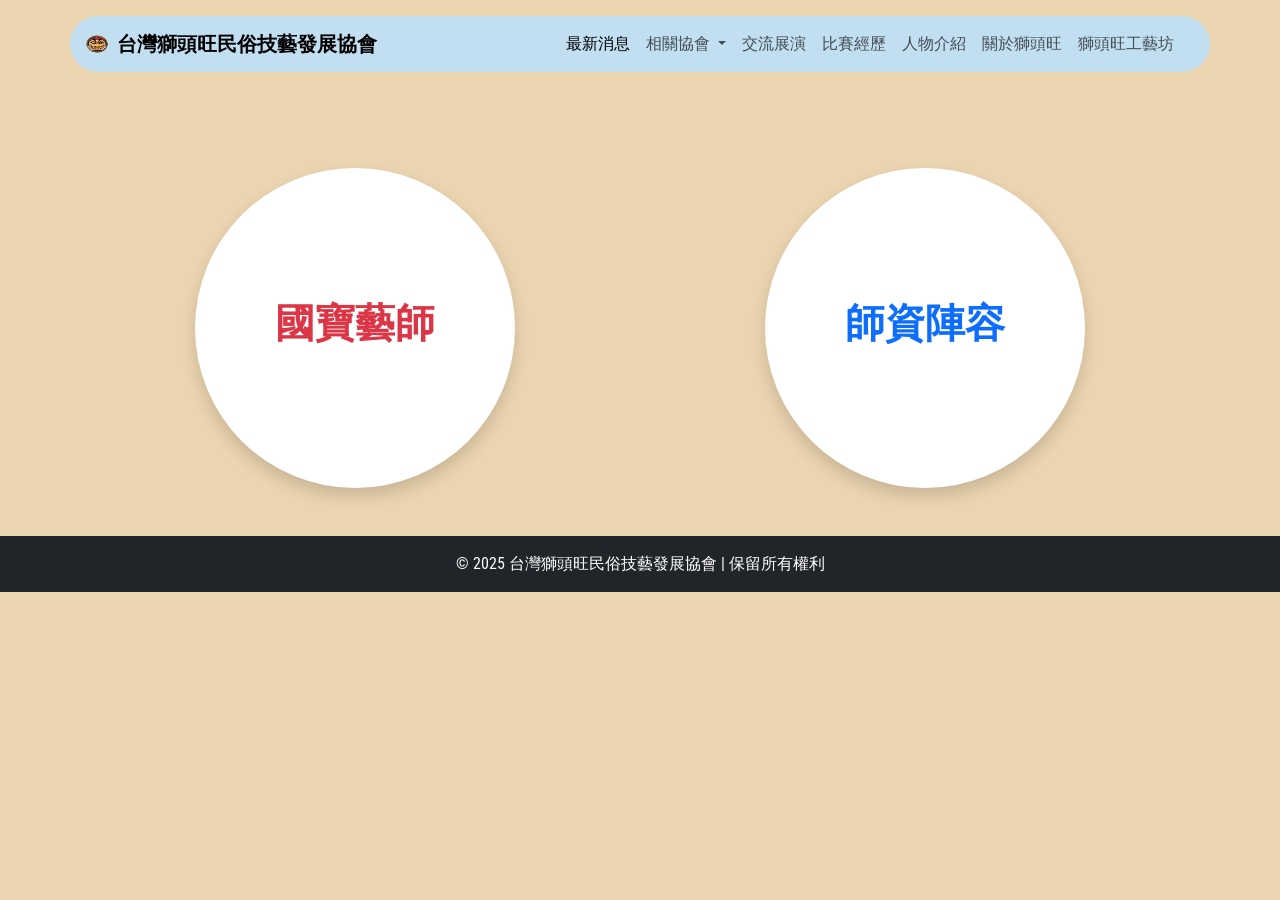
<file: people.html>
<!DOCTYPE html>
<html lang="zh">
<head>
    <meta charset="UTF-8">
    <meta name="viewport" content="width=device-width, initial-scale=1.0">
    <title>人物介紹</title>

    <!-- Bootstrap -->
    <link href="https://cdn.jsdelivr.net/npm/bootstrap@5.3.0-alpha1/dist/css/bootstrap.min.css" rel="stylesheet"
        integrity="sha384-GLhlTQ8iRABdZLl6O3oVMWSktQOp6b7In1Zl3/Jr59b6EGGoI1aFkw7cmDA6j6gD" crossorigin="anonymous">
    <script src="https://cdn.jsdelivr.net/npm/bootstrap@5.3.0-alpha1/dist/js/bootstrap.bundle.min.js"
        integrity="sha384-w76AqPfDkMBDXo30jS1Sgez6pr3x5MlQ1ZAGC+nuZB+EYdgRZgiwxhTBTkF7CXvN"
        crossorigin="anonymous"></script>

    <link rel="stylesheet" href="lion.css">
    <link href="https://fonts.googleapis.com/css2?family=Roboto+Condensed:wght@400;700&display=swap" rel="stylesheet">

</head>
<body style="background-color: #ebd4b0">
<nav class="navbar navbar-light fixed-top navbar-expand-lg rounded-pill container mt-3" style="background-color: #C1DFF0;">
    <div class="container-fluid">
        <a class="navbar-brand  fw-bold" href="index.html">
            <img src="wang0.png" alt="" width="30" height="24" class="d-inline-block align-text-top">
            台灣獅頭旺民俗技藝發展協會
        </a>

        <button class="navbar-toggler" type="button" data-bs-toggle="offcanvas" data-bs-target="#offcanvasNavbar" aria-controls="offcanvasNavbar">
            <span class="navbar-toggler-icon"></span>
        </button>

        <div class="offcanvas offcanvas-end" tabindex="-1" id="offcanvasNavbar" aria-labelledby="offcanvasNavbarLabel">
            <div class="offcanvas-header">
                <h5 class="offcanvas-title" id="offcanvasNavbarLabel">台灣獅頭旺民俗技藝發展協會</h5>
                <button type="button" class="btn-close text-reset" data-bs-dismiss="offcanvas" aria-label="Close"></button>
            </div>

            <div class="offcanvas-body">
                <ul class="navbar-nav justify-content-end flex-grow-1 pe-3">
                <li class="nav-item">
                    <a class="nav-link active" aria-current="page" href="index.html">最新消息</a>
                </li>
                <li class="nav-item dropdown">
                    <a class="nav-link dropdown-toggle" href="#" id="offcanvasNavbarDropdown" role="button" data-bs-toggle="dropdown" aria-expanded="false">
                    相關協會
                    </a>
                    <ul class="dropdown-menu" aria-labelledby="offcanvasNavbarDropdown">
                        <li><a class="dropdown-item" href="https://grouptw.moi.gov.tw/SearchGroup?size=10&page=1&IsQuery=true&tab=little&Q_Name=%E4%B8%AD%E8%8F%AF%E5%8F%B0%E5%8C%97%E4%BA%94%E7%A5%96%E6%8B%B3%E5%8D%94%E6%9C%83&Q_Type=%E7%A4%BE%E6%9C%83%E5%9C%98%E9%AB%94" target="_blank">中華台北五祖拳協會</a></li>
                        <li><a class="dropdown-item" href="https://grouptw.moi.gov.tw/SearchGroup?size=10&page=1&IsQuery=true&tab=little&Q_Name=%E4%B8%AD%E8%8F%AF%E9%9D%92%E5%B9%B4%E6%8A%80%E8%97%9D%E4%BF%83%E9%80%B2%E6%9C%83&Q_Type=%E7%A4%BE%E6%9C%83%E5%9C%98%E9%AB%94" target="_blank">中華青年技藝促進會</a></li>
                        <li><a class="dropdown-item" href="https://map.dosw.gov.taipei/taipeiWelfare_map/all_new/corporation_map.aspx#">台北市客家獅技藝協會</a></li>
                        <li><a class="dropdown-item" href="https://btsp.tw/" target="_blank">台北市北投區體育會國術委員會</a></li>
                        <li><a class="dropdown-item" href="https://btsp.tw/" target="_blank">台北市北投區體育會龍獅武術運動委員會</a></li>
                        <li><a class="dropdown-item" href="https://eculture.gov.taipei/groups/zh-tw/groupdata/186" target="_blank">獅頭旺劇團</a></li>
                    <!-- <li><hr class="dropdown-divider"></li> -->
                    </ul>
                </li>
                <li class="nav-item">
                    <a class="nav-link" href="event.html">交流展演</a>
                </li>
                <li class="nav-item">
                    <a class="nav-link" href="contest.html">比賽經歷</a>
                </li>
                <li class="nav-item">
                    <a class="nav-link" href="people.html">人物介紹</a>
                </li>
                <li class="nav-item">
                    <a class="nav-link" href="about.html">關於獅頭旺</a>
                </li>
                <li class="nav-item">
                    <a class="nav-link" href="shop.html">獅頭旺工藝坊</a>
                </li>
                </ul>
                <!-- <form class="d-flex">
                <input class="form-control me-2" type="search" placeholder="Search" aria-label="Search">
                <button class="btn btn-outline-success" type="submit">Search</button>
                </form> -->
            </div>

        </div>

    </div>
</nav>

<!-- 圓形區塊 -->
<div class="container py-5">
    <div class="row justify-content-center g-4">

<!-- 國寶藝師 -->
        <div class="col-12 col-md-6 d-flex justify-content-center">
            <a href="master.html" class="text-decoration-none">
            <div class="feature-card rounded-circle d-flex flex-column align-items-center justify-content-center shadow"
                style="width:320px; height:320px; background:white;">
<!-- <div class="rounded-circle overflow-hidden mb-3"
style="width:140px; height:140px; border:4px solid #eee;">
<img src="https://picsum.photos/seed/master/300" class="w-100 h-100 object-fit-cover" alt="國寶藝師">
</div> -->
                <h1 class="fw-bold text-danger">國寶藝師</h1>
<!-- <a href="#" class="btn btn-outline-danger btn-sm mt-2">查看更多</a> -->
            </div>
            </a>
        </div>

<!-- 師資陣容 -->
        <div class="col-12 col-md-6 d-flex justify-content-center">
            <a href="teacher.html" class="text-decoration-none">
            <div class="feature-card rounded-circle d-flex flex-column align-items-center justify-content-center shadow"
                style="width:320px; height:320px; background:white;">
<!-- <div class="rounded-circle overflow-hidden mb-3"
style="width:140px; height:140px; border:4px solid #eee;">
<img src="https://picsum.photos/seed/team/300" class="w-100 h-100 object-fit-cover" alt="師資陣容">
</div> -->
                <h1 class="fw-bold text-primary">師資陣容</h1>
<!-- <a href="#" class="btn btn-outline-primary btn-sm mt-2">查看師資</a> -->
            </div>
            </a>
        </div>

    </div>
</div>

<!-- Footer -->
    <footer class="bg-dark text-white text-center py-3">
        <p class="mb-0">© 2025 台灣獅頭旺民俗技藝發展協會 | 保留所有權利</p>
    </footer>

</body>
</html>
</file>
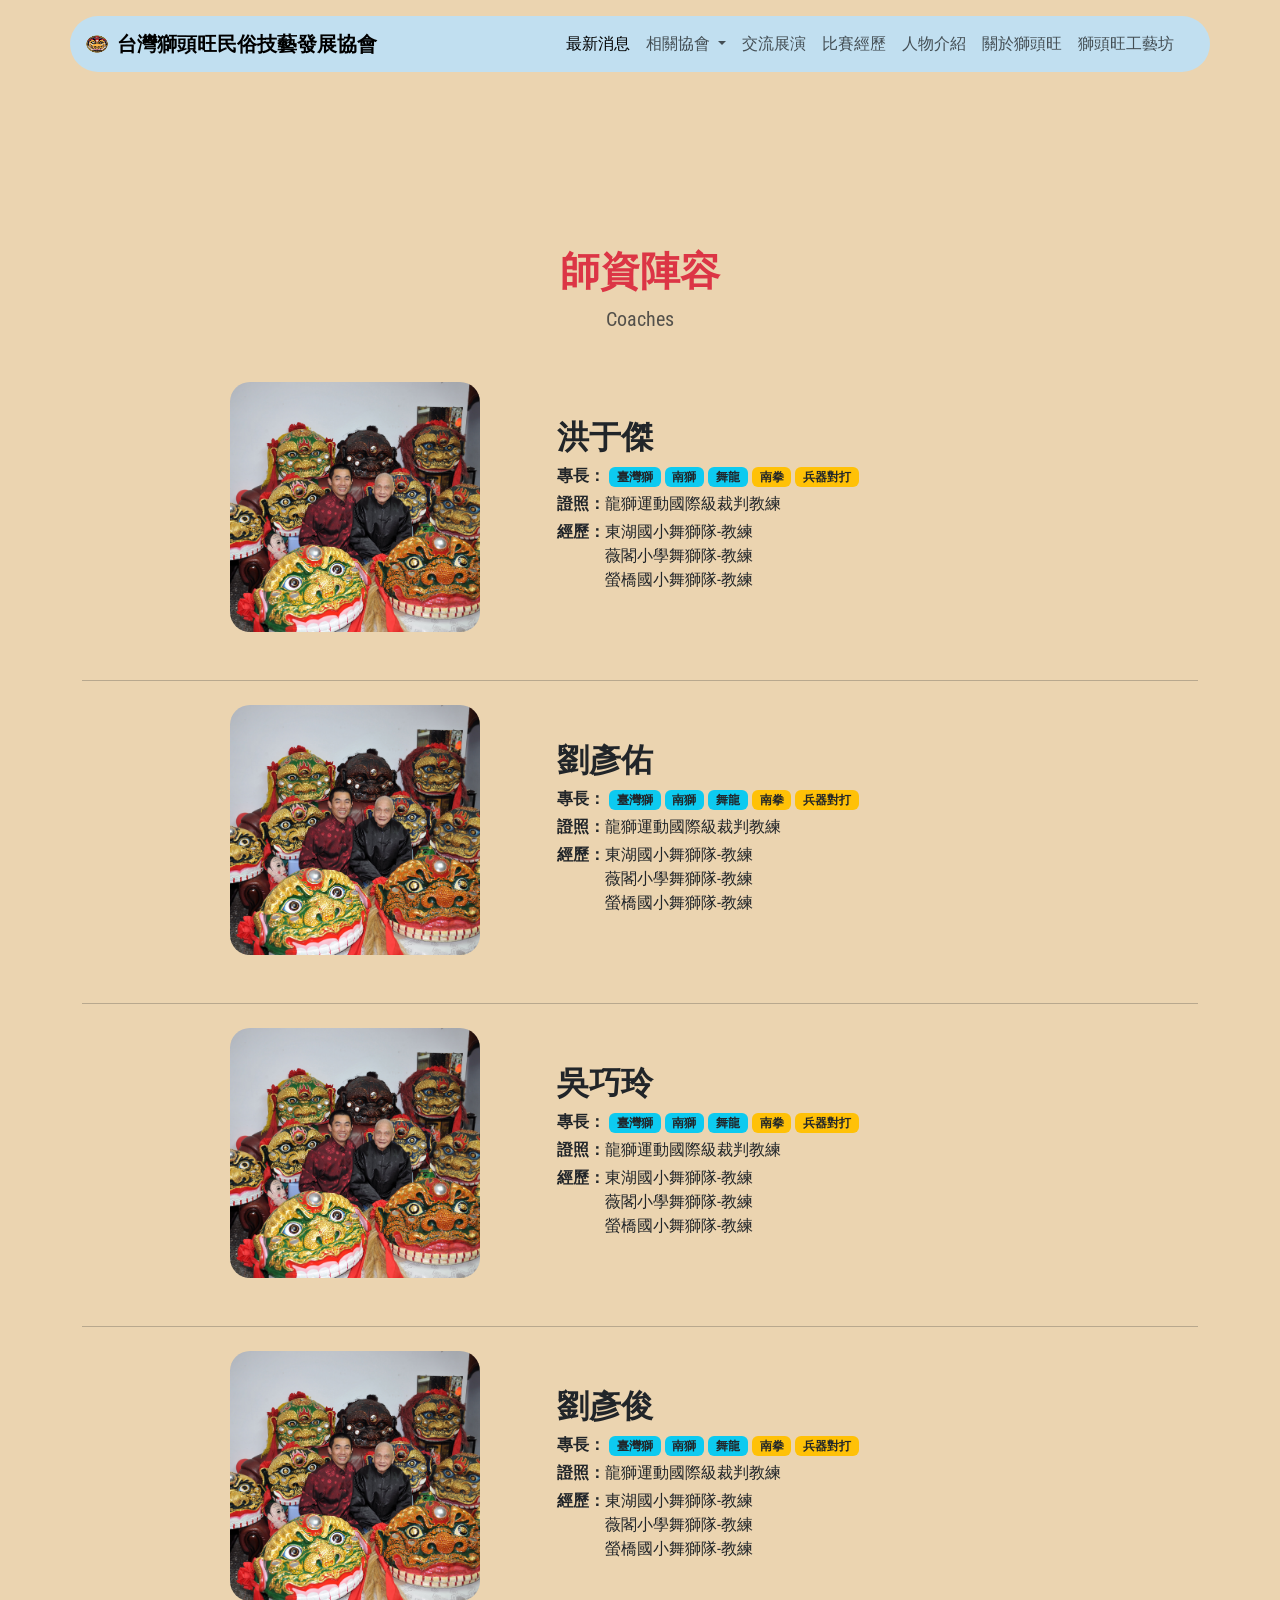
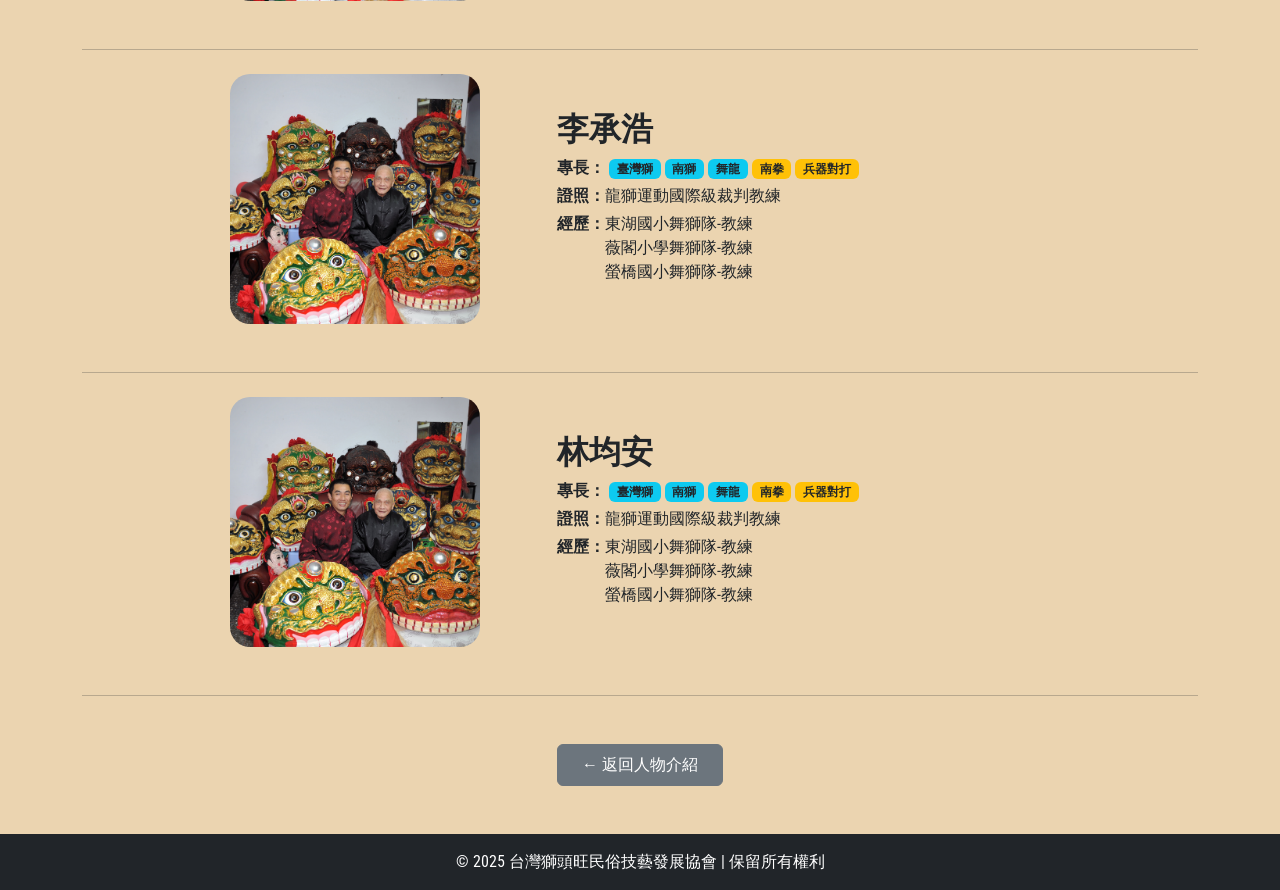
<file: teacher.html>
<!DOCTYPE html>
<html lang="zh">
<head>
    <meta charset="UTF-8">
    <meta name="viewport" content="width=device-width, initial-scale=1.0">
    <title>獅頭旺工藝坊</title>

    <!-- Bootstrap -->
    <link href="https://cdn.jsdelivr.net/npm/bootstrap@5.3.0-alpha1/dist/css/bootstrap.min.css" rel="stylesheet"
        integrity="sha384-GLhlTQ8iRABdZLl6O3oVMWSktQOp6b7In1Zl3/Jr59b6EGGoI1aFkw7cmDA6j6gD" crossorigin="anonymous">
    <script src="https://cdn.jsdelivr.net/npm/bootstrap@5.3.0-alpha1/dist/js/bootstrap.bundle.min.js"
        integrity="sha384-w76AqPfDkMBDXo30jS1Sgez6pr3x5MlQ1ZAGC+nuZB+EYdgRZgiwxhTBTkF7CXvN"
        crossorigin="anonymous"></script>

    <link rel="stylesheet" href="lion.css">
    <link href="https://fonts.googleapis.com/css2?family=Roboto+Condensed:wght@400;700&display=swap" rel="stylesheet">

</head>
<body style="background-color: #ebd4b0">
<nav class="navbar navbar-light fixed-top navbar-expand-lg rounded-pill container mt-3" style="background-color: #C1DFF0;">
    <div class="container-fluid">
        <a class="navbar-brand  fw-bold" href="index.html">
            <img src="wang0.png" alt="" width="30" height="24" class="d-inline-block align-text-top">
            台灣獅頭旺民俗技藝發展協會
        </a>

        <button class="navbar-toggler" type="button" data-bs-toggle="offcanvas" data-bs-target="#offcanvasNavbar" aria-controls="offcanvasNavbar">
            <span class="navbar-toggler-icon"></span>
        </button>

        <div class="offcanvas offcanvas-end" tabindex="-1" id="offcanvasNavbar" aria-labelledby="offcanvasNavbarLabel">
            <div class="offcanvas-header">
                <h5 class="offcanvas-title" id="offcanvasNavbarLabel">台灣獅頭旺民俗技藝發展協會</h5>
                <button type="button" class="btn-close text-reset" data-bs-dismiss="offcanvas" aria-label="Close"></button>
            </div>

            <div class="offcanvas-body">
                <ul class="navbar-nav justify-content-end flex-grow-1 pe-3">
                <li class="nav-item">
                    <a class="nav-link active" aria-current="page" href="index.html">最新消息</a>
                </li>
                <li class="nav-item dropdown">
                    <a class="nav-link dropdown-toggle" href="#" id="offcanvasNavbarDropdown" role="button" data-bs-toggle="dropdown" aria-expanded="false">
                    相關協會
                    </a>
                    <ul class="dropdown-menu" aria-labelledby="offcanvasNavbarDropdown">
                        <li><a class="dropdown-item" href="https://grouptw.moi.gov.tw/SearchGroup?size=10&page=1&IsQuery=true&tab=little&Q_Name=%E4%B8%AD%E8%8F%AF%E5%8F%B0%E5%8C%97%E4%BA%94%E7%A5%96%E6%8B%B3%E5%8D%94%E6%9C%83&Q_Type=%E7%A4%BE%E6%9C%83%E5%9C%98%E9%AB%94" target="_blank">中華台北五祖拳協會</a></li>
                        <li><a class="dropdown-item" href="https://grouptw.moi.gov.tw/SearchGroup?size=10&page=1&IsQuery=true&tab=little&Q_Name=%E4%B8%AD%E8%8F%AF%E9%9D%92%E5%B9%B4%E6%8A%80%E8%97%9D%E4%BF%83%E9%80%B2%E6%9C%83&Q_Type=%E7%A4%BE%E6%9C%83%E5%9C%98%E9%AB%94" target="_blank">中華青年技藝促進會</a></li>
                        <li><a class="dropdown-item" href="https://map.dosw.gov.taipei/taipeiWelfare_map/all_new/corporation_map.aspx#">台北市客家獅技藝協會</a></li>
                        <li><a class="dropdown-item" href="https://btsp.tw/" target="_blank">台北市北投區體育會國術委員會</a></li>
                        <li><a class="dropdown-item" href="https://btsp.tw/" target="_blank">台北市北投區體育會龍獅武術運動委員會</a></li>
                        <li><a class="dropdown-item" href="https://eculture.gov.taipei/groups/zh-tw/groupdata/186" target="_blank">獅頭旺劇團</a></li>
                    <!-- <li><hr class="dropdown-divider"></li> -->
                    </ul>
                </li>
                <li class="nav-item">
                    <a class="nav-link" href="event.html">交流展演</a>
                </li>
                <li class="nav-item">
                    <a class="nav-link" href="contest.html">比賽經歷</a>
                </li>
                <li class="nav-item">
                    <a class="nav-link" href="people.html">人物介紹</a>
                </li>
                <li class="nav-item">
                    <a class="nav-link" href="about.html">關於獅頭旺</a>
                </li>
                <li class="nav-item">
                    <a class="nav-link" href="shop.html">獅頭旺工藝坊</a>
                </li>
                </ul>
                <!-- <form class="d-flex">
                <input class="form-control me-2" type="search" placeholder="Search" aria-label="Search">
                <button class="btn btn-outline-success" type="submit">Search</button>
                </form> -->
            </div>

        </div>

    </div>
</nav>

<div class="container py-5" style="margin-top:80px;">

    <!-- 標題 -->
    <div class="text-center mb-5">
        <h1 class="fw-bold text-danger">師資陣容</h1>
        <p class="text-muted fs-5">Coaches</p>
    </div>

    <!-- 人1 -->
    <div class="row justify-content-center align-items-center mb-5">
        <div class="col-12 col-md-4 text-center mb-4 mb-md-0">
            <img src="people/master1.jpg"
                    alt="老師照片" 
                    style="width:250px; height:250px; object-fit:cover;border-radius:20px;">
        </div>

        <div class="col-12 col-md-6">
            <h2 class="fw-bold">洪于傑</h2>
            <p class="mb-1"><strong>專長：</strong>
                <span class="badge bg-info text-dark">臺灣獅</span>
                <span class="badge bg-info text-dark">南獅</span>
                <span class="badge bg-info text-dark">舞龍</span>
                <span class="badge bg-warning text-dark">南拳</span>
                <span class="badge bg-warning text-dark">兵器對打</span>
            </p>
            <p class="mb-1"><strong>證照：</strong>龍獅運動國際級裁判教練</p>
            <p class="mb-1" style="display: flex;">
            <strong style="margin-right: 0px;">經歷：</strong>
            <span>
                東湖國小舞獅隊-教練<br>
                薇閣小學舞獅隊-教練<br>
                螢橋國小舞獅隊-教練
            </span>
            </p>
        </div>
    </div>

    <hr class="my-4">

        <!-- 人2 -->
    <div class="row justify-content-center align-items-center mb-5">
        <div class="col-12 col-md-4 text-center mb-4 mb-md-0">
            <img src="people/master1.jpg"
                    alt="老師照片" 
                    style="width:250px; height:250px; object-fit:cover;border-radius:20px;">
        </div>

        <div class="col-12 col-md-6">
            <h2 class="fw-bold">劉彥佑</h2>
            <p class="mb-1"><strong>專長：</strong>
                <span class="badge bg-info text-dark">臺灣獅</span>
                <span class="badge bg-info text-dark">南獅</span>
                <span class="badge bg-info text-dark">舞龍</span>
                <span class="badge bg-warning text-dark">南拳</span>
                <span class="badge bg-warning text-dark">兵器對打</span>
            </p>
            <p class="mb-1"><strong>證照：</strong>龍獅運動國際級裁判教練</p>
            <p class="mb-1" style="display: flex;">
            <strong style="margin-right: 0px;">經歷：</strong>
            <span>
                東湖國小舞獅隊-教練<br>
                薇閣小學舞獅隊-教練<br>
                螢橋國小舞獅隊-教練
            </span>
            </p>
        </div>
    </div>

    <hr class="my-4">

        <!-- 人3 -->
    <div class="row justify-content-center align-items-center mb-5">
        <div class="col-12 col-md-4 text-center mb-4 mb-md-0">
            <img src="people/master1.jpg"
                    alt="老師照片" 
                    style="width:250px; height:250px; object-fit:cover;border-radius:20px;">
        </div>

        <div class="col-12 col-md-6">
            <h2 class="fw-bold">吳巧玲</h2>
            <p class="mb-1"><strong>專長：</strong>
                <span class="badge bg-info text-dark">臺灣獅</span>
                <span class="badge bg-info text-dark">南獅</span>
                <span class="badge bg-info text-dark">舞龍</span>
                <span class="badge bg-warning text-dark">南拳</span>
                <span class="badge bg-warning text-dark">兵器對打</span>
            </p>
            <p class="mb-1"><strong>證照：</strong>龍獅運動國際級裁判教練</p>
            <p class="mb-1" style="display: flex;">
            <strong style="margin-right: 0px;">經歷：</strong>
            <span>
                東湖國小舞獅隊-教練<br>
                薇閣小學舞獅隊-教練<br>
                螢橋國小舞獅隊-教練
            </span>
            </p>
        </div>
    </div>

    <hr class="my-4">

            <!-- 人4 -->
    <div class="row justify-content-center align-items-center mb-5">
        <div class="col-12 col-md-4 text-center mb-4 mb-md-0">
            <img src="people/master1.jpg"
                    alt="老師照片" 
                    style="width:250px; height:250px; object-fit:cover;border-radius:20px;">
        </div>

        <div class="col-12 col-md-6">
            <h2 class="fw-bold">劉彥俊</h2>
            <p class="mb-1"><strong>專長：</strong>
                <span class="badge bg-info text-dark">臺灣獅</span>
                <span class="badge bg-info text-dark">南獅</span>
                <span class="badge bg-info text-dark">舞龍</span>
                <span class="badge bg-warning text-dark">南拳</span>
                <span class="badge bg-warning text-dark">兵器對打</span>
            </p>
            <p class="mb-1"><strong>證照：</strong>龍獅運動國際級裁判教練</p>
            <p class="mb-1" style="display: flex;">
            <strong style="margin-right: 0px;">經歷：</strong>
            <span>
                東湖國小舞獅隊-教練<br>
                薇閣小學舞獅隊-教練<br>
                螢橋國小舞獅隊-教練
            </span>
            </p>
        </div>
    </div>

    <hr class="my-4">

                <!-- 人5 -->
    <div class="row justify-content-center align-items-center mb-5">
        <div class="col-12 col-md-4 text-center mb-4 mb-md-0">
            <img src="people/master1.jpg"
                    alt="老師照片" 
                    style="width:250px; height:250px; object-fit:cover;border-radius:20px;">
        </div>

        <div class="col-12 col-md-6">
            <h2 class="fw-bold">李承浩</h2>
            <p class="mb-1"><strong>專長：</strong>
                <span class="badge bg-info text-dark">臺灣獅</span>
                <span class="badge bg-info text-dark">南獅</span>
                <span class="badge bg-info text-dark">舞龍</span>
                <span class="badge bg-warning text-dark">南拳</span>
                <span class="badge bg-warning text-dark">兵器對打</span>
            </p>
            <p class="mb-1"><strong>證照：</strong>龍獅運動國際級裁判教練</p>
            <p class="mb-1" style="display: flex;">
            <strong style="margin-right: 0px;">經歷：</strong>
            <span>
                東湖國小舞獅隊-教練<br>
                薇閣小學舞獅隊-教練<br>
                螢橋國小舞獅隊-教練
            </span>
            </p>
        </div>
    </div>

    <hr class="my-4">

                <!-- 人6 -->
    <div class="row justify-content-center align-items-center mb-5">
        <div class="col-12 col-md-4 text-center mb-4 mb-md-0">
            <img src="people/master1.jpg"
                    alt="老師照片" 
                    style="width:250px; height:250px; object-fit:cover;border-radius:20px;">
        </div>

        <div class="col-12 col-md-6">
            <h2 class="fw-bold">林均安</h2>
            <p class="mb-1"><strong>專長：</strong>
                <span class="badge bg-info text-dark">臺灣獅</span>
                <span class="badge bg-info text-dark">南獅</span>
                <span class="badge bg-info text-dark">舞龍</span>
                <span class="badge bg-warning text-dark">南拳</span>
                <span class="badge bg-warning text-dark">兵器對打</span>
            </p>
            <p class="mb-1"><strong>證照：</strong>龍獅運動國際級裁判教練</p>
            <p class="mb-1" style="display: flex;">
            <strong style="margin-right: 0px;">經歷：</strong>
            <span>
                東湖國小舞獅隊-教練<br>
                薇閣小學舞獅隊-教練<br>
                螢橋國小舞獅隊-教練
            </span>
            </p>
        </div>
    </div>

    <hr class="my-4">

    <!-- 返回按鈕 -->
    <div class="text-center mt-5">
        <a href="people.html" class="btn btn-secondary px-4 py-2">← 返回人物介紹</a>
    </div>

</div>







<!-- Footer -->
    <footer class="bg-dark text-white text-center py-3">
        <p class="mb-0">© 2025 台灣獅頭旺民俗技藝發展協會 | 保留所有權利</p>
    </footer>

</body>
</html>
</file>
<file: lion.css>
html,body{
    width: 100%;
    height: 100%;

    padding-top: 60px; /* 導覽列高度 */

    font-family:"Roboto Condensed", sans-serif;

    .hero {
        position: relative; /* 讓 ::before 能定位 */
        background: url("hero.jpg") center/cover no-repeat;
        color: white;
        text-align: center;
        padding: 120px 20px;
        border-radius: 20px;
        overflow: hidden; /* 避免遮罩溢出 */
    }
    /* 加遮罩 */
    .hero::before {
        content: "";
        position: absolute;
        inset: 0; /* 等同 top:0; right:0; bottom:0; left:0; */
        background-color: rgba(0, 0, 0, 0.4); /* 黑色透明層，0.4 可調亮暗 */
        border-radius: 20px; /* 要跟 .hero 一樣圓角 */
        z-index: 0;
    }
    /* 確保文字在遮罩上層 */
    .hero h1,
    .hero p {
        position: relative;
        z-index: 1;
    }
    .hero h1 {
        font-size: 3rem;
        font-weight: 700;
        text-shadow: 2px 2px 10px rgba(0,0,0,0.5);
    }
    .hero p {
        font-size: 1.3rem;
        text-shadow: 1px 1px 6px rgba(0,0,0,0.5);
    }

    .section-title {
        font-weight: 700;
        margin-bottom: 30px;
        color: #333;
    }
    .feature-card {
        border: none;
        border-radius: 12px;
        background: linear-gradient(135deg, #fff, #f9f6f1);
        box-shadow: 0 4px 12px rgba(0,0,0,0.08);
        padding: 20px;
        transition: transform 0.2s ease, box-shadow 0.2s ease;
    }
    .feature-card:hover {
        transform: translateY(-5px);
        box-shadow: 0 8px 20px rgba(0,0,0,0.15);
    }
}
/* .bd-placeholder-img {
        font-size: 1.125rem;
        text-anchor: middle;
        -webkit-user-select: none;
        -moz-user-select: none;
        user-select: none;
    } */
/* #loin { 
    width: 100%;
    height: 100%;
} */

/* 在不同螢幕尺寸下調整高度 */
@media (max-width: 768px) { /* 最大螢幕寬度為 768px（行動裝置） */
    .mobile {
        height: 60vh !important; /* 在行動裝置上，高度為 60vh */
    }
    /* .bd-placeholder-img-lg {
        font-size: 3.5rem;
    } */
}
</file>
